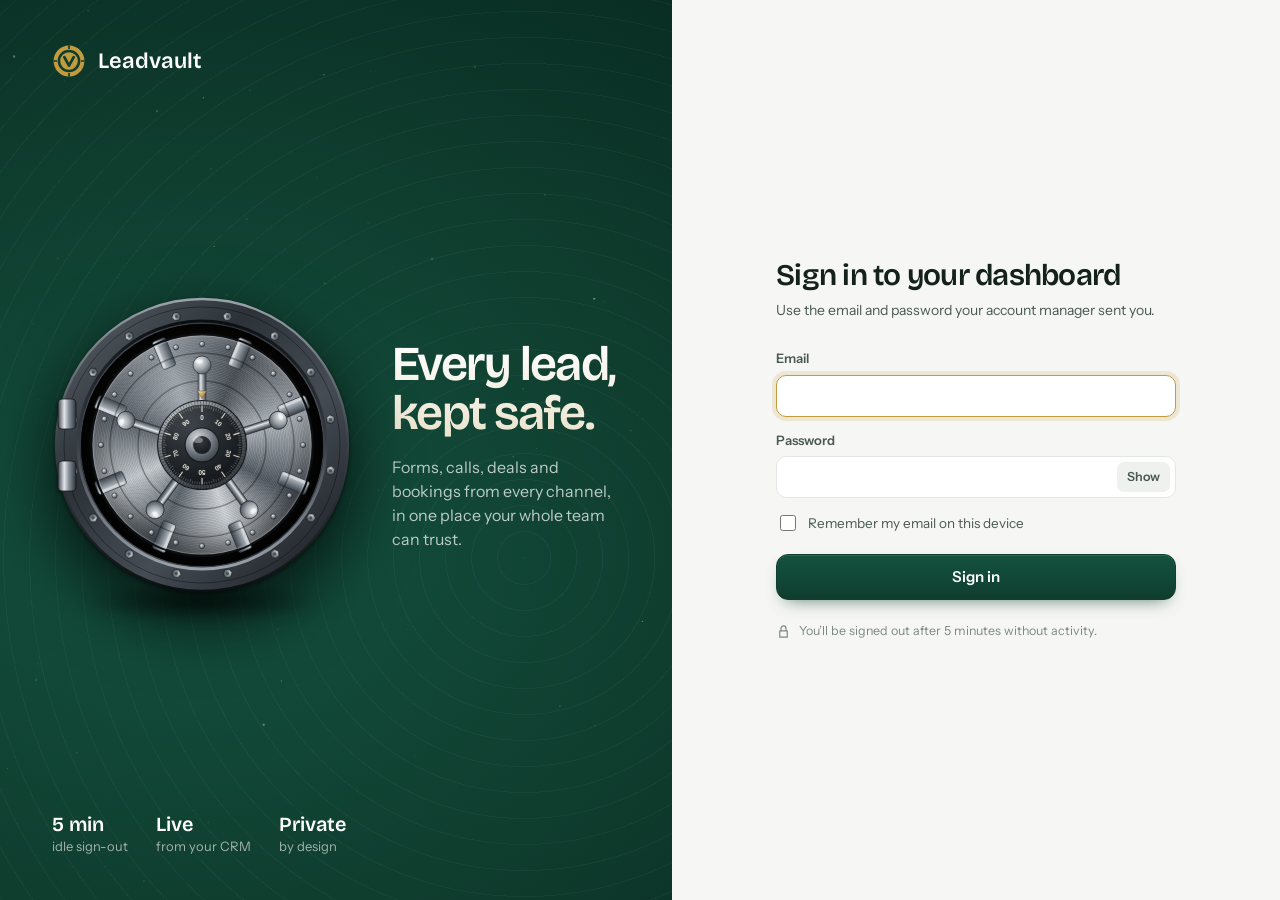
<file: index.html>
<!doctype html>
<html lang="en">
<head>
<meta charset="utf-8"/>
<meta name="viewport" content="width=device-width, initial-scale=1"/>
<meta name="referrer" content="no-referrer"/>
<meta name="robots" content="noindex, nofollow"/>
<meta name="theme-color" content="#0F3D2E"/>
<title>Leadvault</title>
<link rel="preconnect" href="https://fonts.googleapis.com"/>
<link rel="preconnect" href="https://fonts.gstatic.com" crossorigin/>
<link href="https://fonts.googleapis.com/css2?family=Bricolage+Grotesque:opsz,wght@12..96,500;12..96,600;12..96,700&family=Instrument+Sans:wght@400;500;600;700&display=swap" rel="stylesheet"/>
<link rel="icon" href="img/mark.svg" type="image/svg+xml"/>
<link rel="stylesheet" href="lv.css"/>
</head>
<body>
<div id="app" aria-live="polite"></div>
<script src="config.js"></script>
<script src="lv.js"></script>
<script src="widgets.js"></script>
<script src="desk.js"></script>
<script src="portal.js"></script>
</body>
</html>
</file>
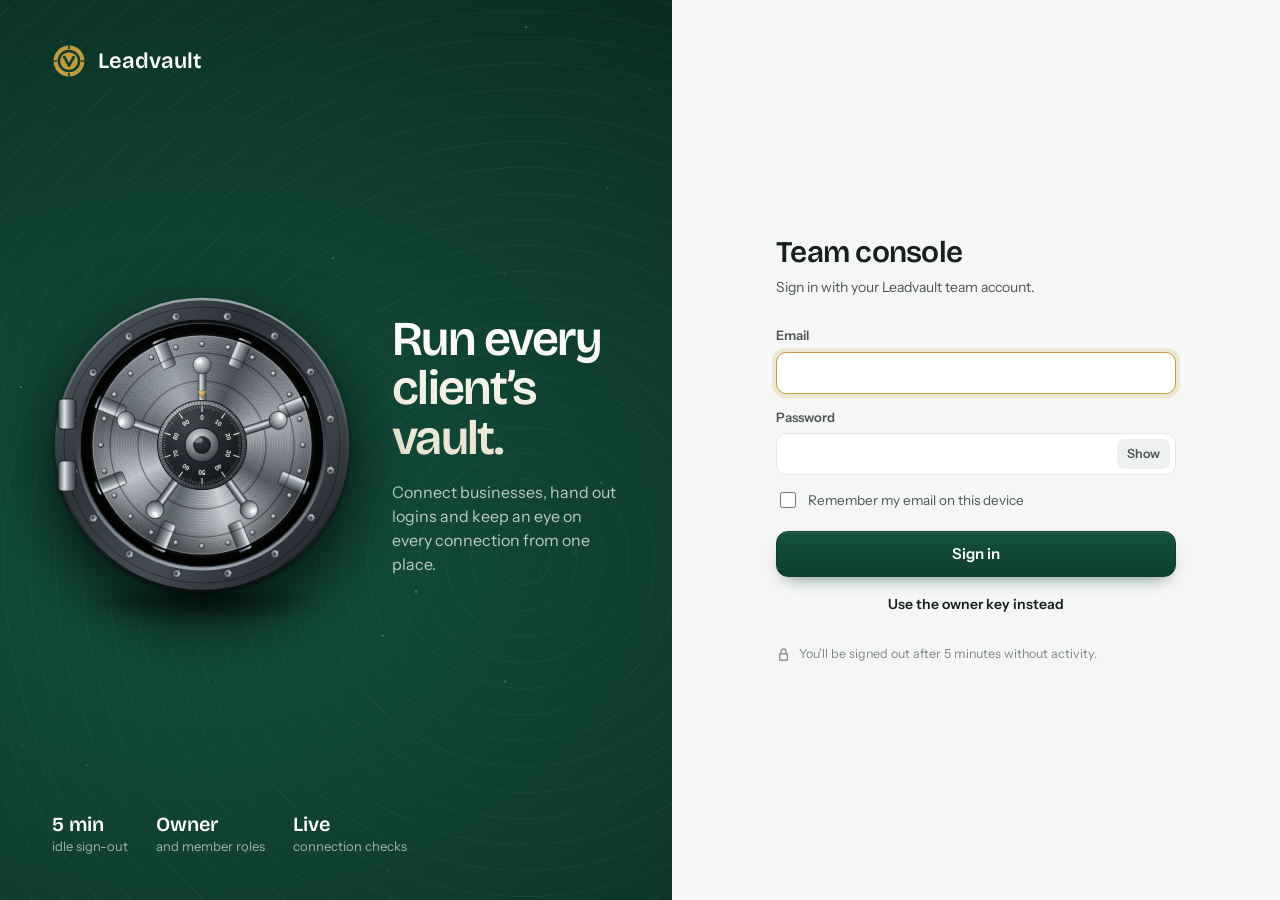
<file: console/index.html>
<!doctype html>
<html lang="en">
<head>
<meta charset="utf-8"/>
<meta name="viewport" content="width=device-width, initial-scale=1"/>
<meta name="referrer" content="no-referrer"/>
<meta name="robots" content="noindex, nofollow"/>
<meta name="theme-color" content="#0F3D2E"/>
<title>Console · Leadvault</title>
<link rel="preconnect" href="https://fonts.googleapis.com"/>
<link rel="preconnect" href="https://fonts.gstatic.com" crossorigin/>
<link href="https://fonts.googleapis.com/css2?family=Bricolage+Grotesque:opsz,wght@12..96,500;12..96,600;12..96,700&family=Instrument+Sans:wght@400;500;600;700&display=swap" rel="stylesheet"/>
<link rel="icon" href="../img/mark.svg" type="image/svg+xml"/>
<link rel="stylesheet" href="../lv.css"/>
</head>
<body>
<div id="app" aria-live="polite"></div>
<script src="../config.js"></script>
<script>window.LV_CONFIG.site = '../';</script>
<script src="../lv.js"></script>
<script src="console.js"></script>
</body>
</html>
</file>
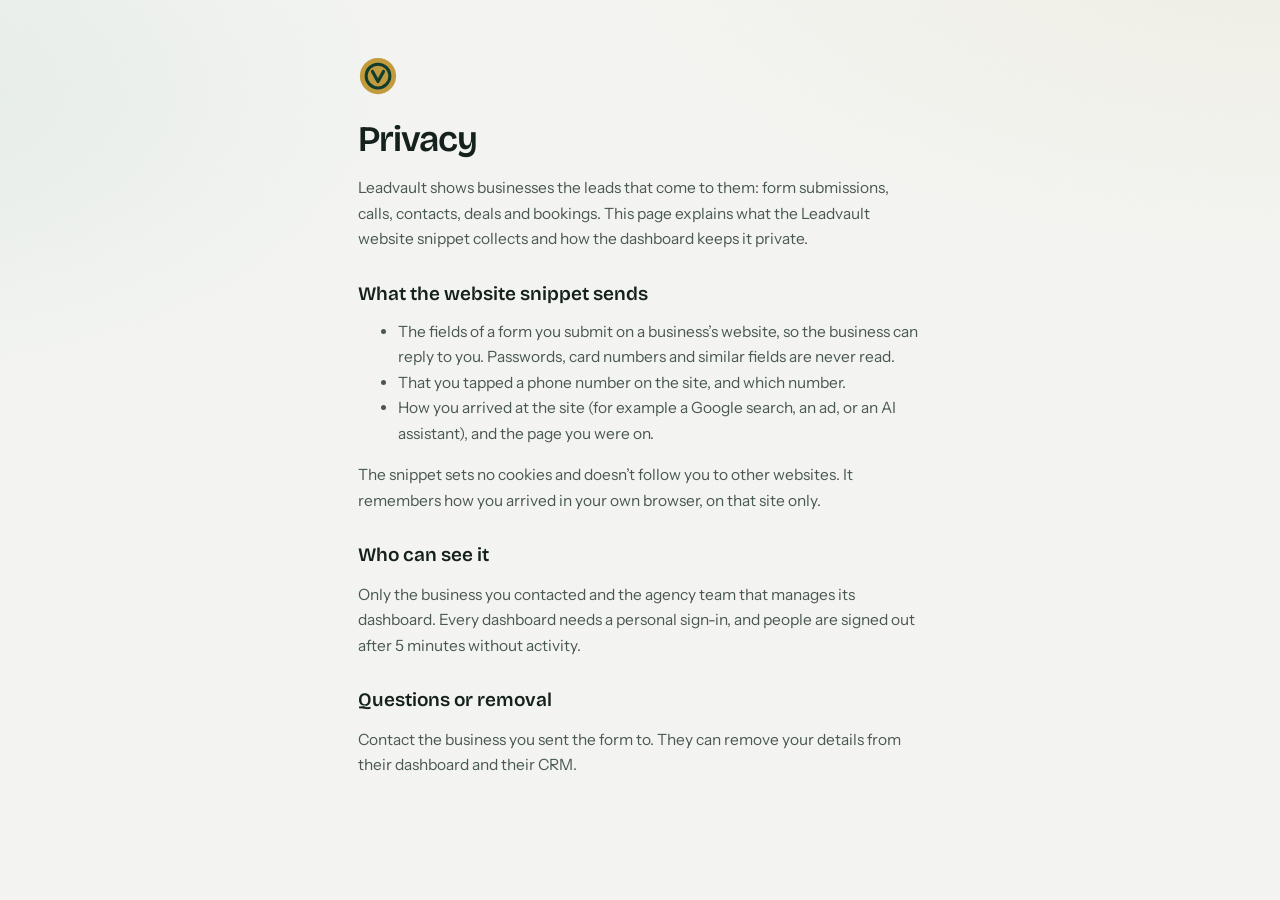
<file: privacy.html>
<!doctype html>
<html lang="en">
<head>
<meta charset="utf-8"/>
<meta name="viewport" content="width=device-width, initial-scale=1"/>
<title>Privacy · Leadvault</title>
<link rel="icon" href="img/mark.svg" type="image/svg+xml"/>
<link href="https://fonts.googleapis.com/css2?family=Bricolage+Grotesque:opsz,wght@12..96,600&family=Instrument+Sans:wght@400;600&display=swap" rel="stylesheet"/>
<link rel="stylesheet" href="lv.css"/>
<style>main{max-width:68ch;margin:0 auto;padding:56px 24px 80px}h1{font:600 36px/1.1 var(--f-display);letter-spacing:-.03em;margin:18px 0 8px}h2{font:600 19px var(--f-display);margin:30px 0 6px}p,li{color:var(--ink-2);font-size:15.5px;line-height:1.65}</style>
</head>
<body>
<main>
  <svg viewBox="0 0 32 32" width="40" height="40" aria-hidden="true"><circle cx="16" cy="16" r="14.5" fill="#C29B3F"/><circle cx="16" cy="16" r="9.5" fill="none" stroke="#0F3D2E" stroke-width="2.4"/><path d="M11.6 12.4 16 20.4l4.4-8" fill="none" stroke="#0F3D2E" stroke-width="2.6" stroke-linecap="round" stroke-linejoin="round"/></svg>
  <h1>Privacy</h1>
  <p>Leadvault shows businesses the leads that come to them: form submissions, calls, contacts, deals and bookings. This page explains what the Leadvault website snippet collects and how the dashboard keeps it private.</p>
  <h2>What the website snippet sends</h2>
  <ul>
    <li>The fields of a form you submit on a business’s website, so the business can reply to you. Passwords, card numbers and similar fields are never read.</li>
    <li>That you tapped a phone number on the site, and which number.</li>
    <li>How you arrived at the site (for example a Google search, an ad, or an AI assistant), and the page you were on.</li>
  </ul>
  <p>The snippet sets no cookies and doesn’t follow you to other websites. It remembers how you arrived in your own browser, on that site only.</p>
  <h2>Who can see it</h2>
  <p>Only the business you contacted and the agency team that manages its dashboard. Every dashboard needs a personal sign-in, and people are signed out after 5 minutes without activity.</p>
  <h2>Questions or removal</h2>
  <p>Contact the business you sent the form to. They can remove your details from their dashboard and their CRM.</p>
</main>
</body>
</html>
</file>
<file: lv.css>
/* ==========================================================================
   LEADVAULT DESIGN SYSTEM
   Vault green + brass, cool paper surfaces, hairline structure.
   One bold moment: the combination-dial loader and sign-in.
   ========================================================================== */
:root{
  --vault:#0F3D2E; --vault-2:#145240; --vault-3:#1B6650; --vault-ink:#0A2A20;
  --brass:#C29B3F; --brass-2:#D9B868; --brass-soft:#F4ECD8;
  --ink:#15211C; --ink-2:#4A5852; --ink-3:#7C8983; --line:#E3E7E2; --line-2:#EEF1ED;
  --paper:#F6F7F4; --card:#FFFFFF; --hover:#F1F4F0;
  --ok:#1F7A5A; --ok-soft:#E3F2EA; --bad:#C2413A; --bad-soft:#FBE9E7; --warn:#B7791F; --warn-soft:#FBF1DE; --info:#3E7CB1; --info-soft:#E6EFF7;
  --s1:#1F7A5A; --s2:#C29B3F; --s3:#3E7CB1; --s4:#8E5A9B; --s5:#D1495B; --s6:#5B8C85; --s7:#6B7C3A; --s8:#9C6B4E;
  --r-lg:18px; --r-md:12px; --r-sm:8px;
  --shadow:0 1px 0 rgba(15,61,46,.04),0 8px 24px -16px rgba(15,61,46,.25);
  --f-ui:'Instrument Sans',system-ui,-apple-system,'Segoe UI',sans-serif;
  --f-display:'Bricolage Grotesque','Instrument Sans',system-ui,sans-serif;
}
*{box-sizing:border-box}
html,body{margin:0;background:var(--paper);color:var(--ink);font:14px/1.5 var(--f-ui);-webkit-font-smoothing:antialiased}
button,input,select,textarea{font:inherit;color:inherit}
a{color:var(--vault-3)}
.num,.kv b,.big{font-family:var(--f-display);font-variant-numeric:tabular-nums lining-nums;letter-spacing:-.01em}
:focus-visible{outline:2px solid var(--brass);outline-offset:2px;border-radius:6px}
[hidden]{display:none!important}
.sr{position:absolute;width:1px;height:1px;overflow:hidden;clip:rect(0 0 0 0)}

/* ---------- buttons, inputs ---------- */
.btn{display:inline-flex;align-items:center;gap:8px;height:38px;padding:0 16px;border-radius:10px;border:1px solid var(--line);background:#fff;color:var(--ink);font-weight:600;cursor:pointer;white-space:nowrap;transition:background .15s,border-color .15s}
.btn:hover{background:var(--hover)}
.btn.go{background:var(--vault);border-color:var(--vault);color:#fff}
.btn.go:hover{background:var(--vault-2)}
.btn.brass{background:var(--brass);border-color:var(--brass);color:var(--vault-ink)}
.btn.danger{color:var(--bad);border-color:#F0C9C5}
.btn.ghost{border-color:transparent;background:transparent}
.btn.sm{height:30px;padding:0 11px;font-size:13px;border-radius:8px}
.btn[disabled]{opacity:.55;cursor:default}
.btn.busy{position:relative;color:transparent!important}
.btn.busy::after{content:'';position:absolute;inset:0;margin:auto;width:16px;height:16px;border-radius:50%;border:2px solid currentColor;border-color:rgba(255,255,255,.9) rgba(255,255,255,.25) rgba(255,255,255,.25);animation:spin .7s linear infinite}
.btn:not(.go):not(.brass).busy::after{border-color:var(--vault) var(--line) var(--line)}
.field{display:block;margin:0 0 14px}
.field>span{display:block;font-size:13px;font-weight:600;color:var(--ink-2);margin:0 0 6px}
.input,select.input,textarea.input{width:100%;height:42px;padding:0 13px;border:1px solid var(--line);border-radius:10px;background:#fff;outline:none;transition:border-color .15s,box-shadow .15s}
textarea.input{height:auto;min-height:90px;padding:10px 13px;resize:vertical}
.input:focus{border-color:var(--vault-3);box-shadow:0 0 0 3px rgba(31,122,90,.14)}
.hint{font-size:12.5px;color:var(--ink-3);margin-top:5px}
.pill{display:inline-flex;align-items:center;gap:5px;height:22px;padding:0 9px;border-radius:999px;font-size:12px;font-weight:600;background:var(--line-2);color:var(--ink-2);white-space:nowrap}
.pill.ok{background:var(--ok-soft);color:var(--ok)} .pill.bad{background:var(--bad-soft);color:var(--bad)} .pill.warn{background:var(--warn-soft);color:var(--warn)} .pill.info{background:var(--info-soft);color:var(--info)} .pill.brass{background:var(--brass-soft);color:#8A6B21}
.seg{display:inline-flex;background:rgba(255,255,255,.08);border:1px solid rgba(255,255,255,.12);border-radius:11px;padding:3px}
.seg button{border:0;background:transparent;color:rgba(255,255,255,.75);height:30px;padding:0 12px;border-radius:8px;font-weight:600;font-size:13px;cursor:pointer}
.seg button.on{background:#fff;color:var(--vault)}
.seg.light{background:var(--line-2);border-color:var(--line)} .seg.light button{color:var(--ink-2)} .seg.light button.on{background:#fff;color:var(--ink);box-shadow:0 1px 2px rgba(0,0,0,.08)}
.iconbtn{position:relative;display:grid;place-items:center;width:40px;height:40px;border-radius:11px;border:1px solid rgba(255,255,255,.14);background:rgba(255,255,255,.06);color:#fff;cursor:pointer}
.iconbtn:hover{background:rgba(255,255,255,.12)}
.iconbtn.light{border-color:var(--line);background:#fff;color:var(--ink)} .iconbtn.light:hover{background:var(--hover)}
.badge{position:absolute;top:-5px;right:-5px;min-width:19px;height:19px;padding:0 5px;border-radius:999px;background:var(--brass);color:var(--vault-ink);font-size:11px;font-weight:700;display:grid;place-items:center;border:2px solid var(--vault)}
.iconbtn .spin{position:absolute;inset:-3px;border-radius:13px;border:2px solid transparent;border-top-color:var(--brass-2);animation:spin .9s linear infinite;display:none}
.iconbtn.loading .spin{display:block}
@keyframes spin{to{transform:rotate(360deg)}}

/* ---------- the dial (loader + sign-in) ---------- */
.dial{--d:180px;width:var(--d);height:var(--d);position:relative}
.dial svg{width:100%;height:100%;display:block;overflow:visible}
.dial .ring{transform-origin:100px 100px;animation:dialTurn 2.4s cubic-bezier(.65,0,.35,1) infinite}
.dial .bolt{transform-origin:100px 100px}
@keyframes dialTurn{0%{transform:rotate(0)}30%{transform:rotate(-140deg)}55%{transform:rotate(-80deg)}80%{transform:rotate(-250deg)}100%{transform:rotate(-360deg)}}
.dial.still .ring{animation:none}
.dial.open .ring{animation:dialOpen .9s cubic-bezier(.2,.8,.2,1) forwards}
.dial.open .bolt{animation:boltOpen .9s cubic-bezier(.2,.8,.2,1) forwards}
@keyframes dialOpen{to{transform:rotate(-405deg) scale(1.08)}}
@keyframes boltOpen{to{transform:rotate(90deg)}}
.boot{position:fixed;inset:0;z-index:100;display:grid;place-items:center;background:var(--vault);color:#fff;transition:opacity .45s ease .25s,visibility 0s .7s}
.boot.gone{opacity:0;visibility:hidden}
.boot-in{display:grid;justify-items:center;gap:22px}
.boot-word{font:600 26px/1 var(--f-display);letter-spacing:-.02em}
.boot-msg{font-size:13.5px;color:rgba(255,255,255,.62);min-height:20px}
@media (prefers-reduced-motion:reduce){.dial .ring,.dial.open .ring,.dial.open .bolt{animation:none}.boot{transition:none}}

/* ---------- sign-in ---------- */
.gate{min-height:100vh;display:grid;grid-template-columns:minmax(0,1.05fr) minmax(380px,.95fr);background:var(--paper)}
.gate-art{position:relative;overflow:hidden;background:var(--vault);color:#fff;padding:44px 52px;display:flex;flex-direction:column;justify-content:space-between}
.gate-art::before{content:'';position:absolute;inset:0;background:repeating-radial-gradient(circle at 78% 62%,rgba(255,255,255,.035) 0 1px,transparent 1px 26px);pointer-events:none}
.gate-brand{display:flex;align-items:center;gap:12px;font:600 22px/1 var(--f-display);position:relative}
.gate-hero{position:relative;display:grid;grid-template-columns:auto 1fr;gap:40px;align-items:center}
.gate-hero .dial{--d:min(30vw,300px)}
.gate-hero h1{font:600 clamp(34px,3.8vw,54px)/1.02 var(--f-display);letter-spacing:-.035em;margin:0 0 16px;max-width:11ch}
.gate-hero p{color:rgba(255,255,255,.72);font-size:16px;max-width:36ch;margin:0}
.gate-foot{position:relative;display:flex;gap:28px;color:rgba(255,255,255,.6);font-size:13px}
.gate-foot b{display:block;color:#fff;font:600 20px/1.1 var(--f-display);margin-bottom:2px}
.gate-form{display:grid;place-items:center;padding:40px 28px}
.gate-card{width:100%;max-width:400px}
.gate-card h2{font:600 30px/1.1 var(--f-display);letter-spacing:-.025em;margin:0 0 8px}
.gate-card .sub{color:var(--ink-2);margin:0 0 28px}
.pw{position:relative}
.pw .input{padding-right:64px}
.pw button{position:absolute;right:6px;top:6px;height:30px;padding:0 10px;border:0;background:var(--line-2);border-radius:7px;font-size:12.5px;font-weight:600;color:var(--ink-2);cursor:pointer}
.gate-err{display:none;gap:10px;align-items:flex-start;padding:11px 13px;border-radius:10px;background:var(--bad-soft);color:#8E2B25;font-size:13.5px;margin:0 0 16px}
.gate-err.on{display:flex}
.gate-note{display:flex;gap:10px;align-items:flex-start;padding:11px 13px;border-radius:10px;background:var(--brass-soft);color:#6E5418;font-size:13.5px;margin:0 0 16px}
.gate-card .btn.go{width:100%;justify-content:center;height:46px;font-size:15px;border-radius:12px}
.gate-small{margin-top:22px;font-size:12.5px;color:var(--ink-3);display:flex;gap:8px;align-items:center}
.shake{animation:shake .38s}
@keyframes shake{20%,60%{transform:translateX(-7px)}40%,80%{transform:translateX(7px)}}
.check{display:flex;gap:9px;align-items:center;font-size:13.5px;color:var(--ink-2);margin:4px 0 20px;cursor:pointer}
.check input{width:16px;height:16px;accent-color:var(--vault)}
@media (max-width:900px){.gate{grid-template-columns:1fr}.gate-art{padding:28px 24px;min-height:auto}.gate-hero{grid-template-columns:1fr;gap:20px}.gate-hero .dial{--d:120px}.gate-foot{display:none}.gate-hero h1{font-size:32px}}

/* ---------- idle warning ---------- */
.idle{position:fixed;left:50%;bottom:24px;transform:translate(-50%,140%);z-index:90;display:flex;align-items:center;gap:16px;padding:14px 14px 14px 18px;border-radius:14px;background:var(--vault-ink);color:#fff;box-shadow:0 20px 50px -20px rgba(0,0,0,.5);transition:transform .35s cubic-bezier(.2,.8,.2,1)}
.idle{visibility:hidden}
.idle.on{transform:translate(-50%,0);visibility:visible}
.idle b{font-family:var(--f-display);font-variant-numeric:tabular-nums;color:var(--brass-2)}

/* ---------- app shell ---------- */
.top{position:sticky;top:0;z-index:30;background:var(--vault);color:#fff;border-bottom:1px solid var(--vault-ink)}
.top-in{max-width:1480px;margin:0 auto;height:66px;padding:0 24px;display:flex;align-items:center;gap:14px}
.brandmark{display:flex;align-items:center;gap:10px;font:600 19px/1 var(--f-display);letter-spacing:-.02em;color:#fff;text-decoration:none}
.vsep{width:1px;height:26px;background:rgba(255,255,255,.16)}
.biz{display:flex;align-items:center;gap:10px;min-width:0}
.biz img{width:28px;height:28px;border-radius:8px;background:#fff;object-fit:contain;padding:3px}
.biz-btn{display:flex;align-items:center;gap:6px;border:0;background:transparent;color:#fff;font-weight:600;font-size:15px;cursor:pointer;padding:6px 8px;border-radius:9px;max-width:260px}
.biz-btn:hover{background:rgba(255,255,255,.08)}
.biz-btn span{overflow:hidden;text-overflow:ellipsis;white-space:nowrap}
.grow{flex:1}
.avatar{width:40px;height:40px;border-radius:50%;border:2px solid var(--brass);background:var(--vault-2);color:#fff;font-weight:700;font-size:13px;cursor:pointer}
.anchor{position:relative}
.preview-bar{background:var(--brass);color:var(--vault-ink);text-align:center;font-size:13px;font-weight:600;padding:7px 12px}
.wrap{max-width:1480px;margin:0 auto;padding:22px 24px 80px}
.tabs{display:flex;align-items:center;gap:4px;border-bottom:1px solid var(--line);margin:0 0 22px;overflow-x:auto;scrollbar-width:none}
.tab{position:relative;border:0;background:transparent;height:44px;padding:0 14px;font-weight:600;color:var(--ink-3);cursor:pointer;white-space:nowrap}
.tab:hover{color:var(--ink)}
.tab.on{color:var(--vault)}
.tab.on::after{content:'';position:absolute;left:10px;right:10px;bottom:-1px;height:3px;border-radius:3px 3px 0 0;background:var(--brass)}
.tab .x{margin-left:6px;opacity:.5}
.tabs .tools{margin-left:auto;display:flex;gap:6px;padding-left:12px}
.bar{display:flex;align-items:flex-end;justify-content:space-between;gap:16px;margin:0 0 18px}
.bar h1{font:600 28px/1.1 var(--f-display);letter-spacing:-.025em;margin:0}
.bar p{margin:6px 0 0;color:var(--ink-2)}
.errbar{display:flex;gap:10px;align-items:flex-start;padding:11px 14px;border-radius:12px;background:var(--warn-soft);color:#7A5214;font-size:13.5px;margin:0 0 16px}

/* ---------- widget grid ---------- */
.grid{display:grid;grid-template-columns:repeat(12,minmax(0,1fr));gap:18px;align-items:start}
.w{grid-column:span var(--c,12);background:var(--card);border:1px solid var(--line);border-radius:var(--r-lg);padding:18px 20px;min-width:0;position:relative;display:flex;flex-direction:column}
.w.fixed{height:var(--h)}
.w.fixed .wb{flex:1;min-height:0;overflow:auto}
.wh{display:flex;align-items:flex-start;gap:12px;margin:0 0 14px}
.wic{flex:none;width:36px;height:36px;border-radius:10px;display:grid;place-items:center;color:var(--t,var(--vault));background:color-mix(in srgb,var(--t,var(--vault)) 11%,#fff)}
.wh h3{margin:0;font-size:15px;font-weight:650;letter-spacing:-.005em}
.wh small{display:block;color:var(--ink-3);font-size:12.5px;margin-top:1px}
.wh .acts{margin-left:auto;display:flex;gap:6px;align-items:center}
.w.note{background:transparent;border:0;padding:6px 2px 0}
.w.note h2{font:600 24px/1.15 var(--f-display);letter-spacing:-.022em;margin:0 0 6px}
.w.note p{margin:0;color:var(--ink-2);max-width:78ch}
.editing .w{outline:1.5px dashed #BFD3C8;outline-offset:3px;cursor:grab}
.editing .w.note{border:1px dashed var(--line);border-radius:var(--r-lg);padding:14px 16px}
.wedit{position:absolute;top:10px;right:10px;display:none;gap:4px;z-index:2}
.editing .wedit{display:flex}
.w.drag{opacity:.4}
.w.drop{outline:2px solid var(--brass)}
.empty{display:grid;place-items:center;text-align:center;color:var(--ink-3);padding:30px 16px;font-size:13.5px}
.empty b{display:block;color:var(--ink-2);font-size:14px;margin-bottom:4px}

/* KPIs */
.kpis{display:grid;grid-template-columns:repeat(auto-fit,minmax(170px,1fr));gap:0;border:1px solid var(--line);border-radius:var(--r-md);overflow:hidden}
.kpi{padding:14px 16px;border-right:1px solid var(--line);border-bottom:1px solid var(--line);margin:0 -1px -1px 0;background:#fff}
.kpi .lab{display:flex;align-items:center;gap:7px;color:var(--ink-2);font-size:13px;font-weight:600}
.kpi .lab i{width:8px;height:8px;border-radius:2px;background:var(--t,var(--vault))}
.kpi .big{display:block;font-size:30px;font-weight:600;line-height:1.1;margin:8px 0 4px}
.delta{font-size:12.5px;font-weight:600;color:var(--ink-3)}
.delta.up{color:var(--ok)} .delta.down{color:var(--bad)}
.kpi svg.spark{display:block;width:100%;height:30px;margin-top:6px}

/* lists, tables */
.rows{display:flex;flex-direction:column}
.row{display:flex;align-items:center;gap:12px;padding:10px 4px;border-top:1px solid var(--line-2);min-width:0}
.row:first-child{border-top:0}
.row.click{cursor:pointer;border-radius:10px} .row.click:hover{background:var(--hover)}
.row .main{flex:1;min-width:0}
.row .main b{display:block;font-weight:600;overflow:hidden;text-overflow:ellipsis;white-space:nowrap}
.row .main small{display:block;color:var(--ink-3);font-size:12.5px;overflow:hidden;text-overflow:ellipsis;white-space:nowrap}
.row .end{text-align:right;flex:none;font-size:13px;color:var(--ink-2)}
.av{flex:none;width:34px;height:34px;border-radius:50%;display:grid;place-items:center;color:#fff;font-size:12px;font-weight:700}
.bar-row{display:grid;grid-template-columns:minmax(0,1fr) 54px;gap:10px;align-items:center;padding:7px 0}
.bar-row .lbl{display:flex;justify-content:space-between;font-size:13px;margin-bottom:5px;gap:8px}
.bar-row .lbl span{overflow:hidden;text-overflow:ellipsis;white-space:nowrap}
.bar-row .track{height:7px;border-radius:4px;background:var(--line-2);overflow:hidden}
.bar-row .fill{height:100%;border-radius:4px;background:var(--t,var(--vault-3))}
.bar-row .v{text-align:right;font:600 14px var(--f-display);font-variant-numeric:tabular-nums}
table.t{width:100%;border-collapse:collapse;font-size:13.5px}
table.t th{text-align:left;font-weight:600;color:var(--ink-3);font-size:12.5px;padding:8px 10px;border-bottom:1px solid var(--line);white-space:nowrap;position:sticky;top:0;background:#fff;cursor:pointer}
table.t td{padding:10px;border-bottom:1px solid var(--line-2);vertical-align:middle}
table.t tr.click{cursor:pointer} table.t tr.click:hover td{background:var(--hover)}
table.t td.n,table.t th.n{text-align:right;font-variant-numeric:tabular-nums}
.toolbar{display:flex;flex-wrap:wrap;gap:8px;align-items:center;margin:0 0 12px}
.search{position:relative;flex:1;min-width:180px}
.search .input{padding-left:36px;height:38px}
.search svg{position:absolute;left:11px;top:10px;color:var(--ink-3)}
.chips{display:flex;flex-wrap:wrap;gap:6px}
.chip{height:30px;padding:0 11px;border-radius:999px;border:1px solid var(--line);background:#fff;font-size:12.5px;font-weight:600;color:var(--ink-2);cursor:pointer}
.chip.on{background:var(--vault);border-color:var(--vault);color:#fff}

/* charts */
.chart{position:relative}
.chart svg{display:block;width:100%;overflow:visible}
.chart .tip{position:absolute;pointer-events:none;background:var(--vault-ink);color:#fff;font-size:12px;padding:7px 10px;border-radius:9px;white-space:nowrap;transform:translate(-50%,-110%);opacity:0;transition:opacity .1s;z-index:3}
.chart .tip.on{opacity:1}
.legend{display:flex;flex-wrap:wrap;gap:14px;font-size:12.5px;color:var(--ink-2);margin-top:10px}
.legend i{display:inline-block;width:10px;height:10px;border-radius:3px;margin-right:6px;vertical-align:-1px}
.donut-wrap{display:grid;grid-template-columns:150px 1fr;gap:16px;align-items:center}
.donut-wrap .legend{flex-direction:column;gap:8px;margin:0}
.donut-wrap .legend div{display:flex;justify-content:space-between;gap:10px}

/* skeleton */
.sk{background:linear-gradient(90deg,var(--line-2),#F8FAF7,var(--line-2));background-size:200% 100%;animation:sk 1.3s ease-in-out infinite;border-radius:8px}
@keyframes sk{0%{background-position:100% 0}100%{background-position:-100% 0}}
.top .sk{background:linear-gradient(90deg,rgba(255,255,255,.08),rgba(255,255,255,.16),rgba(255,255,255,.08));background-size:200% 100%}

/* popovers, drawers, modals, toast */
.pop{position:absolute;right:0;top:calc(100% + 10px);width:380px;max-height:70vh;overflow:auto;background:#fff;color:var(--ink);border:1px solid var(--line);border-radius:16px;box-shadow:0 24px 60px -24px rgba(10,42,32,.45);z-index:40}
.pop-h{display:flex;align-items:center;justify-content:space-between;padding:14px 16px;border-bottom:1px solid var(--line);position:sticky;top:0;background:#fff}
.pop-h b{font-size:14.5px}
.pop .row{padding:11px 16px}
.pop-load{padding:18px 16px;display:grid;gap:12px}
.menu{min-width:220px;width:auto;padding:6px}
.menu button{display:flex;width:100%;gap:10px;align-items:center;border:0;background:transparent;padding:9px 10px;border-radius:9px;cursor:pointer;text-align:left}
.menu button:hover{background:var(--hover)}
.menu .on{color:var(--vault);font-weight:600}
.back{position:fixed;inset:0;background:rgba(10,42,32,.35);z-index:60;display:flex;justify-content:flex-end;animation:fade .2s}
@keyframes fade{from{opacity:0}}
.drawer{width:min(560px,100vw);height:100%;background:#fff;overflow:auto;animation:slide .25s cubic-bezier(.2,.8,.2,1);display:flex;flex-direction:column}
@keyframes slide{from{transform:translateX(30px);opacity:.4}}
.drawer-h{display:flex;align-items:flex-start;gap:12px;padding:20px 22px;border-bottom:1px solid var(--line);position:sticky;top:0;background:#fff;z-index:2}
.drawer-h h2{margin:0;font:600 21px/1.2 var(--f-display);letter-spacing:-.02em}
.drawer-b{padding:20px 22px;flex:1}
.back.center{justify-content:center;align-items:center;padding:20px}
.modal{width:min(620px,100%);max-height:90vh;overflow:auto;background:#fff;border-radius:20px;padding:24px;animation:pop .2s cubic-bezier(.2,.8,.2,1)}
.modal h2{margin:0 0 4px;font:600 22px/1.2 var(--f-display);letter-spacing:-.02em}
@keyframes pop{from{transform:scale(.97);opacity:0}}
.kv{display:grid;grid-template-columns:130px 1fr;gap:8px 14px;font-size:13.5px}
.kv span{color:var(--ink-3)}
.kv b{font-family:var(--f-ui);font-weight:500;word-break:break-word}
.sec{margin:22px 0 10px;font-size:13px;font-weight:650;color:var(--ink-2)}
.toast{position:fixed;left:50%;bottom:24px;transform:translateX(-50%);z-index:95;background:var(--vault-ink);color:#fff;padding:11px 16px;border-radius:12px;font-size:13.5px;display:flex;gap:12px;align-items:center;box-shadow:0 18px 40px -18px rgba(0,0,0,.5);animation:pop .2s}
.toast button{border:0;background:transparent;color:var(--brass-2);font-weight:700;cursor:pointer}
.cat{display:grid;gap:4px;margin-top:16px}
.cat .grp{font-size:12.5px;font-weight:650;color:var(--ink-3);margin:12px 0 4px}
.cat .it{display:flex;gap:12px;align-items:center;padding:10px;border-radius:12px;border:1px solid var(--line-2)}
.cat .it>div:nth-child(2){flex:1}
.cat .it small{display:block;color:var(--ink-3);font-size:12.5px}

/* board (client pipeline, deals) */
.board{display:grid;grid-auto-flow:column;grid-auto-columns:minmax(230px,1fr);gap:12px;overflow-x:auto;padding-bottom:6px}
.col{background:var(--paper);border:1px solid var(--line);border-radius:14px;padding:10px;min-height:200px;max-height:560px;overflow-y:auto;display:flex;flex-direction:column;gap:8px}
.col-h{position:sticky;top:-10px;background:inherit;z-index:1;display:flex;justify-content:space-between;align-items:baseline;padding:2px 4px 6px;font-weight:650;font-size:13.5px}
.col-h small{color:var(--ink-3);font-weight:600}
.col.over{border-color:var(--brass);background:var(--brass-soft)}
.card{background:#fff;border:1px solid var(--line);border-radius:11px;padding:10px 12px;cursor:grab;font-size:13px}
.card:hover{border-color:#C9D6CF}
.card b{display:block;font-size:13.5px;margin-bottom:2px}
.card .meta{display:flex;justify-content:space-between;color:var(--ink-3);font-size:12px;margin-top:6px;gap:6px}
.card.dragging{opacity:.5}

/* conversations + assistant */
.thread{display:flex;flex-direction:column;gap:8px;padding:6px 0}
.msg{max-width:82%;padding:9px 12px;border-radius:14px;font-size:13.5px;white-space:pre-wrap;word-break:break-word}
.msg.in{background:var(--line-2);align-self:flex-start;border-bottom-left-radius:4px}
.msg.out{background:var(--vault);color:#fff;align-self:flex-end;border-bottom-right-radius:4px}
.msg small{display:block;opacity:.6;font-size:11px;margin-top:3px}
.bot-fab{position:fixed;right:24px;bottom:24px;z-index:50;height:52px;padding:0 20px 0 16px;border-radius:999px;border:0;background:var(--vault);color:#fff;font-weight:650;display:flex;gap:10px;align-items:center;cursor:pointer;box-shadow:0 18px 40px -16px rgba(10,42,32,.6)}
.bot-fab .dot{width:26px;height:26px;border-radius:50%;background:var(--brass);display:grid;place-items:center;color:var(--vault-ink)}
.bot{position:fixed;right:24px;bottom:88px;z-index:55;width:min(400px,calc(100vw - 32px));height:min(560px,calc(100vh - 140px));background:#fff;border:1px solid var(--line);border-radius:20px;box-shadow:0 30px 70px -28px rgba(10,42,32,.55);display:flex;flex-direction:column;overflow:hidden;animation:pop .2s}
.bot-h{padding:14px 16px;background:var(--vault);color:#fff;display:flex;align-items:center;gap:10px}
.bot-b{flex:1;overflow:auto;padding:14px 16px;display:flex;flex-direction:column;gap:8px}
.bot-f{display:flex;gap:8px;padding:12px;border-top:1px solid var(--line)}
.bot-q{display:flex;flex-wrap:wrap;gap:6px}
.typing span{display:inline-block;width:6px;height:6px;margin:0 2px;border-radius:50%;background:var(--ink-3);animation:blink 1s infinite}
.typing span:nth-child(2){animation-delay:.15s}.typing span:nth-child(3){animation-delay:.3s}
@keyframes blink{50%{opacity:.25}}

/* responsive */
@media (max-width:1100px){.w{grid-column:span 12!important}.w.fixed{height:auto}.w.fixed .wb{max-height:520px}}
@media (max-width:760px){.hide-sm{display:none!important}.top-in{padding:0 14px;gap:8px}.wrap{padding:16px 14px 90px}.pop{position:fixed;left:10px;right:10px;top:72px;width:auto}.donut-wrap{grid-template-columns:110px 1fr}.kv{grid-template-columns:100px 1fr}.bar{flex-direction:column;align-items:flex-start}}

.scrolly{max-height:620px;overflow-y:auto;margin:0 -6px;padding:0 6px}

/* ==========================================================================
   V2 — SOPHISTICATION LAYER
   Ambient light, brass sheen, motion and the free-form dashboard grid.
   ========================================================================== */
:root{--ease:cubic-bezier(.2,.8,.2,1);--ease-io:cubic-bezier(.65,0,.35,1);--row:30px;--gap:16px;
  --shadow-2:0 1px 0 rgba(15,61,46,.04),0 18px 40px -26px rgba(10,42,32,.45),0 2px 6px -2px rgba(10,42,32,.08)}
body{background:
  radial-gradient(1200px 600px at 100% -10%,rgba(194,155,63,.08),transparent 60%),
  radial-gradient(900px 500px at -10% 10%,rgba(31,122,90,.07),transparent 60%),
  var(--paper);background-attachment:fixed}
body::before{content:'';position:fixed;inset:0;pointer-events:none;z-index:0;opacity:.35;mix-blend-mode:multiply;
  background-image:url("data:image/svg+xml,%3Csvg xmlns='http://www.w3.org/2000/svg' width='160' height='160'%3E%3Cfilter id='n'%3E%3CfeTurbulence type='fractalNoise' baseFrequency='.9' numOctaves='2' stitchTiles='stitch'/%3E%3CfeColorMatrix values='0 0 0 0 0 0 0 0 0 0 0 0 0 0 0 0 0 0 .05 0'/%3E%3C/filter%3E%3Crect width='100%25' height='100%25' filter='url(%23n)'/%3E%3C/svg%3E")}
#app,main,.gate{position:relative;z-index:1}
::selection{background:rgba(194,155,63,.28)}

/* header: deep vault with a brass hairline and a slow light sweep */
.top{background:linear-gradient(115deg,#0A2A20 0%,#0F3D2E 45%,#14513F 100%);border-bottom:0;box-shadow:0 10px 30px -18px rgba(6,32,26,.7)}
.top::after{content:'';position:absolute;left:0;right:0;bottom:0;height:1px;background:linear-gradient(90deg,transparent,rgba(217,184,104,.75),transparent)}
.top::before{content:'';position:absolute;inset:0;overflow:hidden;pointer-events:none;background:linear-gradient(100deg,transparent 30%,rgba(255,255,255,.06) 45%,transparent 60%);background-size:250% 100%;animation:sweep 9s ease-in-out infinite}
@keyframes sweep{0%{background-position:120% 0}60%,100%{background-position:-60% 0}}
.top-in{position:relative;z-index:1}
.brandmark svg{filter:drop-shadow(0 0 10px rgba(217,184,104,.35));transition:transform .6s var(--ease)}
.brandmark:hover svg{transform:rotate(-90deg)}
.biz img{box-shadow:0 0 0 1px rgba(217,184,104,.5),0 4px 12px -4px rgba(0,0,0,.4)}
.avatar{background:radial-gradient(circle at 30% 25%,#1D6B52,#0F3D2E);box-shadow:0 0 0 3px rgba(194,155,63,.18)}
.seg button{transition:background .2s,color .2s}
.seg button.on{background:linear-gradient(180deg,#fff,#F4F1E6);box-shadow:0 2px 10px -4px rgba(0,0,0,.35)}
.iconbtn{transition:background .2s,transform .2s var(--ease)}
.iconbtn:hover{transform:translateY(-1px)}

/* tabs with a gliding brass underline */
.tabs{border-bottom:1px solid var(--line);position:relative}
.tab{transition:color .2s}
.tab.on::after{background:linear-gradient(90deg,var(--brass-2),var(--brass));box-shadow:0 0 12px rgba(194,155,63,.6);animation:uline .45s var(--ease)}
@keyframes uline{from{transform:scaleX(.2);opacity:0}}

/* buttons */
.btn{transition:background .2s,border-color .2s,transform .2s var(--ease),box-shadow .2s}
.btn:active{transform:translateY(1px)}
.btn.go{background:linear-gradient(180deg,#145240,#0F3D2E);box-shadow:0 1px 0 rgba(255,255,255,.12) inset,0 8px 18px -10px rgba(15,61,46,.8);position:relative;overflow:hidden}
.btn.go::before{content:'';position:absolute;top:0;bottom:0;width:40%;left:-60%;background:linear-gradient(100deg,transparent,rgba(255,255,255,.28),transparent);transform:skewX(-20deg);transition:left .7s var(--ease)}
.btn.go:hover::before{left:130%}
.btn.brass{background:linear-gradient(180deg,#E2C47A,#C29B3F);box-shadow:0 8px 18px -10px rgba(138,107,33,.9)}
.btn.magic{background:linear-gradient(110deg,#0F3D2E,#1B6650 40%,#C29B3F 120%);color:#fff;border:0;box-shadow:0 10px 24px -12px rgba(15,61,46,.9);position:relative;overflow:hidden}
.btn.magic::after{content:'';position:absolute;inset:0;background:linear-gradient(100deg,transparent 35%,rgba(255,255,255,.35) 50%,transparent 65%);background-size:250% 100%;animation:sweep 3.2s ease-in-out infinite}

/* cards: glassy paper, brass edge light that follows the pointer */
.w{background:linear-gradient(180deg,rgba(255,255,255,.96),rgba(255,255,255,.9));border:1px solid rgba(15,61,46,.08);box-shadow:var(--shadow-2);
  transition:box-shadow .35s var(--ease),transform .35s var(--ease),border-color .35s;isolation:isolate;overflow:hidden}
.w::before{content:'';position:absolute;inset:0;border-radius:inherit;pointer-events:none;z-index:-1;opacity:0;transition:opacity .35s;
  background:radial-gradient(420px circle at var(--mx,50%) var(--my,0),rgba(194,155,63,.10),transparent 45%)}
.w::after{content:'';position:absolute;inset:0;border-radius:inherit;padding:1px;pointer-events:none;opacity:0;transition:opacity .35s;
  background:radial-gradient(260px circle at var(--mx,50%) var(--my,0),rgba(194,155,63,.65),transparent 60%);
  -webkit-mask:linear-gradient(#000 0 0) content-box,linear-gradient(#000 0 0);-webkit-mask-composite:xor;mask-composite:exclude}
.w:hover{box-shadow:0 1px 0 rgba(15,61,46,.04),0 26px 50px -28px rgba(10,42,32,.55)}
.w:hover::before,.w:hover::after{opacity:1}
.w.note{box-shadow:none;background:transparent;overflow:visible}
.w.note::before,.w.note::after{display:none}
.wic{box-shadow:0 0 0 1px color-mix(in srgb,var(--t,var(--vault)) 18%,transparent) inset;transition:transform .5s var(--ease)}
.w:hover .wic{transform:rotate(-8deg) scale(1.06)}
.wh h3{font-family:var(--f-display);font-weight:600;font-size:15.5px;letter-spacing:-.012em}
.reveal{animation:rise .7s var(--ease) both;animation-delay:calc(var(--i,0) * 55ms)}
@keyframes rise{from{opacity:0;transform:translateY(14px) scale(.985);filter:blur(4px)}}

/* KPIs */
.kpis{border:0;gap:12px;overflow:visible}
.kpi{border:1px solid rgba(15,61,46,.08);border-radius:14px;margin:0;background:linear-gradient(160deg,#fff 0%,color-mix(in srgb,var(--t,var(--vault)) 5%,#fff) 100%);position:relative;overflow:hidden;transition:transform .35s var(--ease),box-shadow .35s}
.kpi::before{content:'';position:absolute;left:0;top:0;bottom:0;width:3px;background:linear-gradient(180deg,var(--t,var(--vault)),transparent)}
.kpi:hover{transform:translateY(-2px);box-shadow:0 14px 28px -20px rgba(10,42,32,.55)}
.kpi .big{font-size:32px;letter-spacing:-.025em}
.kpi .lab i{box-shadow:0 0 0 3px color-mix(in srgb,var(--t) 18%,transparent)}
.kpi svg.spark polyline{stroke-dasharray:400;stroke-dashoffset:400;animation:dash 1.4s var(--ease) .2s forwards}
@keyframes dash{to{stroke-dashoffset:0}}

/* charts in motion */
.chart path.ln{stroke-dasharray:1;stroke-dashoffset:1;animation:draw 1.3s var(--ease-io) forwards}
.chart path.ln.dash{stroke-dasharray:none;stroke-dashoffset:0;animation:fadein .8s ease .5s both}
@keyframes draw{to{stroke-dashoffset:0}}
.chart path.ar{animation:fadein 1.1s ease .35s both}
.chart circle.pk{animation:pop2 .5s var(--ease) 1.2s both;filter:drop-shadow(0 2px 4px rgba(0,0,0,.2))}
@keyframes fadein{from{opacity:0}}
@keyframes pop2{from{opacity:0;transform:scale(0);transform-origin:center;transform-box:fill-box}}
path.dn{transform-origin:75px 75px;animation:dn .8s var(--ease) both}
@keyframes dn{from{opacity:0;transform:scale(.6) rotate(-30deg)}}
.donut-wrap svg{filter:drop-shadow(0 8px 14px rgba(15,61,46,.12))}
.bar-row .fill{transform-origin:left;animation:grow .9s var(--ease) both;background:linear-gradient(90deg,color-mix(in srgb,var(--t,var(--vault-3)) 70%,#fff),var(--t,var(--vault-3)))}
@keyframes grow{from{transform:scaleX(0)}}
.chart .tip{background:rgba(10,42,32,.92);backdrop-filter:blur(6px);box-shadow:0 12px 30px -12px rgba(0,0,0,.5);border:1px solid rgba(217,184,104,.3)}

/* heatmap */
.heat{display:grid;grid-template-columns:34px repeat(var(--cols),minmax(0,1fr));gap:3px;align-items:center}
.heat small{font-size:10.5px;color:var(--ink-3);text-align:center;white-space:nowrap}
.heat .hr{text-align:left}
.heat i{display:block;aspect-ratio:1/1;max-height:26px;border-radius:4px;background:color-mix(in srgb,var(--vault-3) calc(var(--k) * 100%),var(--line-2));animation:fadein .5s ease both}
.heat i:hover{outline:2px solid var(--brass);outline-offset:1px}

/* skeleton with a brass glint */
.sk{background:linear-gradient(100deg,var(--line-2) 30%,#FBF7EA 50%,var(--line-2) 70%);background-size:300% 100%;animation:sk 1.6s ease-in-out infinite}

/* narrative */
.story{font-size:15px;line-height:1.7;color:var(--ink-2);max-width:92ch}
.story p{margin:0 0 12px}
.story b{color:var(--ink);font-weight:650}
.story .hl{background:linear-gradient(transparent 62%,rgba(194,155,63,.28) 0);padding:0 2px;border-radius:2px;color:var(--ink);font-weight:600}
.story .up{color:var(--ok);font-weight:650} .story .down{color:var(--bad);font-weight:650}
.story h4{font:600 13px/1 var(--f-ui);letter-spacing:.06em;text-transform:uppercase;color:var(--brass);margin:18px 0 10px}
.story ul{margin:0;padding:0;list-style:none;display:grid;gap:8px}
.story li{display:flex;gap:10px;align-items:flex-start;padding:10px 12px;border-radius:12px;background:linear-gradient(90deg,var(--brass-soft),transparent);font-size:14px}
.story li svg{flex:none;color:var(--brass);margin-top:2px}
.insight{display:flex;gap:16px;align-items:flex-start}
.insight .ib{flex:none;width:44px;height:44px;border-radius:14px;display:grid;place-items:center;color:#fff;background:linear-gradient(135deg,var(--t,var(--vault-3)),color-mix(in srgb,var(--t,var(--vault-3)) 55%,#000));box-shadow:0 10px 20px -12px var(--t,var(--vault))}
.insight h2{font:600 22px/1.15 var(--f-display);letter-spacing:-.022em;margin:0 0 6px}
.insight p{margin:0;color:var(--ink-2);max-width:90ch;line-height:1.6}

/* ===== free-form grid ===== */
.grid.free{display:block;position:relative;min-height:200px}
.grid.free>.w{position:absolute;margin:0;will-change:transform}
.grid.free.ready>.w{transition:left .32s var(--ease),top .32s var(--ease),width .32s var(--ease),height .32s var(--ease),box-shadow .35s var(--ease)}
.grid.free>.w .wb{flex:1;min-height:0;overflow:auto;scrollbar-width:thin}
.grid.free>.w.note .wb{overflow:visible}
.grid.free.stack{display:flex;flex-direction:column;gap:14px}
.grid.free.stack>.w{position:relative;left:auto!important;top:auto!important;width:auto!important;height:auto!important;max-height:none}
.grid.free.stack>.w .wb{max-height:560px}
.editing .grid.free{background-image:linear-gradient(to right,rgba(15,61,46,.06) 1px,transparent 1px),linear-gradient(to bottom,rgba(15,61,46,.05) 1px,transparent 1px);background-size:var(--cw) calc(var(--row) + var(--gap));border-radius:12px}
.editing .grid.free>.w{outline:0;cursor:grab;touch-action:none;user-select:none}
.editing .grid.free>.w:hover{border-color:rgba(194,155,63,.55)}
.editing .grid.free>.w .wb{pointer-events:none}
.grid.free>.w.lift{transition:none!important;z-index:20;cursor:grabbing;box-shadow:0 40px 80px -30px rgba(10,42,32,.6);transform:rotate(.6deg) scale(1.01)}
.grid.free>.w.sizing{transition:none!important;z-index:20}
.grid.free .ph{position:absolute;border-radius:var(--r-lg);border:2px dashed var(--brass);background:repeating-linear-gradient(45deg,rgba(194,155,63,.08) 0 10px,rgba(194,155,63,.14) 10px 20px);transition:left .15s,top .15s,width .15s,height .15s;z-index:1}
.rz{position:absolute;display:none;z-index:5}
.editing .rz{display:block}
.rz-e{top:18px;bottom:18px;right:-4px;width:10px;cursor:ew-resize}
.rz-s{left:18px;right:18px;bottom:-4px;height:10px;cursor:ns-resize}
.rz-se{right:2px;bottom:2px;width:22px;height:22px;cursor:nwse-resize;border-right:3px solid var(--brass);border-bottom:3px solid var(--brass);border-radius:0 0 12px 0}
.rz-e::after,.rz-s::after{content:'';position:absolute;inset:3px;border-radius:4px;background:var(--brass);opacity:0;transition:opacity .2s}
.rz-e:hover::after,.rz-s:hover::after{opacity:.8}
.size-tag{position:absolute;left:50%;top:50%;transform:translate(-50%,-50%);background:rgba(10,42,32,.9);color:#fff;font:600 13px var(--f-display);padding:6px 10px;border-radius:9px;pointer-events:none;z-index:6}
.editing .wedit{top:12px;right:12px;padding:4px;border-radius:12px;background:rgba(255,255,255,.92);box-shadow:0 8px 20px -10px rgba(0,0,0,.35);backdrop-filter:blur(6px)}
.editing .w.note{background:rgba(255,255,255,.6)}

/* ===== vault loader: machined steel door ===== */
.vault{--d:260px;--rx:0;--ry:0;width:var(--d);height:var(--d);position:relative}
.vault svg{display:block;overflow:visible}
.v-tilt{position:absolute;inset:0;transform-style:preserve-3d;transform:perspective(1100px) rotateX(calc(var(--ry) * -9deg)) rotateY(calc(var(--rx) * 11deg));transition:transform .7s cubic-bezier(.2,.8,.2,1)}
.vault.hover .v-tilt{transition-duration:.25s}
.v-floor{position:absolute;left:8%;right:8%;bottom:-11%;height:14%;border-radius:50%;background:radial-gradient(closest-side,rgba(0,0,0,.65),rgba(0,0,0,0));filter:blur(6px);transform:translateZ(-40px)}
.v-frame{position:absolute;inset:0;width:100%;height:100%;filter:drop-shadow(0 26px 34px rgba(0,0,0,.55)) drop-shadow(0 2px 2px rgba(0,0,0,.6))}
.v-inside{position:absolute;inset:9.67%;border-radius:50%;overflow:hidden;background:radial-gradient(circle at 50% 45%,#2a2113 0,#0b0a08 62%,#030405 100%);box-shadow:inset 0 0 30px 10px #000}
.v-shelf{position:absolute;inset:0;opacity:0;transition:opacity 1.1s .15s;
  background:repeating-radial-gradient(circle at 50% 50%,rgba(0,0,0,0) 0 7%,rgba(0,0,0,.5) 7% 8.2%,rgba(255,236,190,.18) 8.2% 8.8%),radial-gradient(circle at 50% 50%,#fff6dc 0,#e9c578 22%,#7a5a22 52%,#1a1309 100%)}
.v-core{position:absolute;left:50%;top:50%;width:140%;height:140%;transform:translate(-50%,-50%) scale(.4);border-radius:50%;opacity:0;mix-blend-mode:screen;
  background:radial-gradient(circle,#fffdf6 0,#fff1c9 14%,#f3cf7c 32%,rgba(226,176,72,.45) 50%,rgba(194,155,63,0) 70%);transition:opacity .9s,transform 1.4s cubic-bezier(.2,.7,.2,1)}
.v-seam{position:absolute;inset:12.6%;border-radius:50%;opacity:0;transition:opacity .35s;box-shadow:0 0 2px 1px #fff7dc,0 0 10px 3px rgba(255,226,150,.95),0 0 34px 10px rgba(255,200,100,.5)}
.v-door{position:absolute;inset:13%;border-radius:50%;transform-style:preserve-3d;transform-origin:-5% 50%;transition:transform 1.35s cubic-bezier(.62,0,.16,1)}
.v-depth{position:absolute;inset:0;transform-style:preserve-3d}
.v-depth i{position:absolute;inset:0;border-radius:50%;background:linear-gradient(90deg,#1c2025,#4a5158 40%,#23282d);box-shadow:inset 0 0 0 1px rgba(0,0,0,.6)}
.v-depth i:nth-child(1){transform:translateZ(-2px)}.v-depth i:nth-child(2){transform:translateZ(-4px)}.v-depth i:nth-child(3){transform:translateZ(-6px)}.v-depth i:nth-child(4){transform:translateZ(-8px)}
.v-depth i:nth-child(5){transform:translateZ(-10px)}.v-depth i:nth-child(6){transform:translateZ(-12px)}.v-depth i:nth-child(7){transform:translateZ(-14px)}.v-depth i:nth-child(8){transform:translateZ(-16px);background:#111417}
.v-face{position:absolute;inset:0;border-radius:50%;transform:translateZ(0);
  background:repeating-radial-gradient(circle at 50% 50%,rgba(255,255,255,.045) 0 .6px,rgba(0,0,0,.05) .6px 1.6px),
    conic-gradient(from calc(205deg + var(--rx) * 50deg) at 50% 50%,#5b636b,#c3c9ce 11%,#4f565e 23%,#8e969e 37%,#434950 50%,#b0b7bd 63%,#535a62 76%,#d0d5d9 88%,#5b636b);
  box-shadow:inset 0 0 0 1.5px rgba(0,0,0,.7),inset 0 5px 12px rgba(255,255,255,.22),inset 0 -12px 26px rgba(0,0,0,.55);transition:background .3s}
.v-art{position:absolute;inset:-17.57%;width:135.14%;height:135.14%;transform:translateZ(.5px)}
.v-art .v-nums text{font:700 6.4px/1 Inter,Arial,sans-serif;fill:#ece6d6;text-anchor:middle;letter-spacing:-.1px}
.v-spec{position:absolute;inset:0;border-radius:50%;pointer-events:none;transform:translateZ(1px);mix-blend-mode:soft-light;opacity:.55;transition:opacity .4s;
  background:radial-gradient(circle at calc(38% + var(--rx) * 26%) calc(30% + var(--ry) * 26%),rgba(255,255,255,.95) 0,rgba(255,255,255,.25) 22%,rgba(255,255,255,0) 48%)}
.vault.hover .v-spec{opacity:.9}
.vault.hover.calm .vdial,.vault.hover.calm .v-index{animation-play-state:paused}
.vault.hover .v-seam{opacity:.22;transition-duration:.6s}
.vault .vdial,.vault .vwheel{transform-box:view-box;transform-origin:150px 150px}
.vault .vdial{transform:rotate(calc(var(--rx) * 14deg));transition:transform .5s cubic-bezier(.2,.8,.2,1)}
.vault .v-index{transition:filter .2s}
.vault .vbolt{transition:transform .5s cubic-bezier(.5,0,.15,1) calc(var(--i) * 60ms)}
.vault .vwheel{transition:transform .9s cubic-bezier(.55,0,.2,1.12)}

/* working the combination: fast turn, settle, reverse, settle */
.vault.spin .vdial{animation:vcombo 6.4s infinite}
.vault.calm .vdial{animation:vcombo 16s infinite}
.vault.spin .v-index{animation:vtick 6.4s infinite}
.vault.calm .v-index{animation:vtick 16s infinite}
@keyframes vcombo{
  0%{transform:rotate(0);animation-timing-function:cubic-bezier(.35,0,.15,1)}
  24%{transform:rotate(612deg)}
  31%{transform:rotate(612deg);animation-timing-function:cubic-bezier(.4,0,.2,1)}
  52%{transform:rotate(277deg)}
  59%{transform:rotate(277deg);animation-timing-function:cubic-bezier(.4,0,.2,1)}
  74%{transform:rotate(450deg)}
  82%{transform:rotate(450deg);animation-timing-function:cubic-bezier(.55,0,.3,1)}
  100%{transform:rotate(720deg)}}
@keyframes vtick{0%,23%,32%,51%,60%,73%,83%,100%{filter:none}25%,29%,53%,57%,75%,80%{filter:drop-shadow(0 0 3px #ffe6a0) brightness(1.35)}}
.vault.spin .vwheel{animation:vwheel 6.4s infinite}
@keyframes vwheel{0%,22%,26%,50%,54%,72%,76%,100%{transform:rotate(0)}24%,52%,74%{transform:rotate(1.4deg)}}

/* unlock → turn → crack → open */
.vault.unlock .vdial{animation:none;transition:transform .5s cubic-bezier(.2,.9,.25,1.06)}
.vault.unlock .v-index{animation:none;filter:drop-shadow(0 0 4px #ffe6a0) brightness(1.5)}
.vault.unlock .vwheel{animation:none}
.vault.turn .vwheel{transform:rotate(108deg)}
.vault.turn .vbolt{transform:translateX(-27px)}
.vault.crack .v-seam{opacity:1}
.vault.crack .v-core{opacity:.35;transform:translate(-50%,-50%) scale(.7)}
.vault.crack .v-door{transform:translateZ(7px)}
.vault.crack .v-tilt{animation:vshake .32s linear}
@keyframes vshake{0%,100%{translate:0 0}20%{translate:1.2px -.6px}40%{translate:-1px .8px}60%{translate:.8px .5px}80%{translate:-.6px -.4px}}
.vault.open .v-tilt{transform:perspective(1100px)}
.vault.open .v-door{transform:translateZ(7px) rotateY(-116deg)}
.vault.open .v-seam{opacity:0;transition-duration:.8s}
.vault.open .v-core{opacity:1;transform:translate(-50%,-50%) scale(1.15)}
.vault.open .v-shelf{opacity:1}
.vault.open .v-inside{box-shadow:inset 0 0 26px 6px rgba(0,0,0,.6),0 0 60px 18px rgba(255,214,130,.45),0 0 140px 50px rgba(255,200,110,.22);transition:box-shadow 1.2s .2s}
.vault.open .v-spec{opacity:.2}

/* the loading screen: a dark room, one light from above */
.boot{background:radial-gradient(1100px 760px at 50% 38%,#123b2f 0%,#0a231c 42%,#040b09 100%);overflow:hidden;transition:opacity .9s ease,visibility 0s .9s}
.boot .boot-spot{position:absolute;left:50%;top:-6%;width:1000px;height:115%;transform:translateX(-50%);pointer-events:none;
  background:conic-gradient(from 180deg at 50% 0,transparent 162deg,rgba(255,238,200,.045) 170deg,rgba(255,238,200,.09) 180deg,rgba(255,238,200,.045) 190deg,transparent 198deg),
    radial-gradient(ellipse 30% 46% at 50% 0,rgba(255,240,205,.12),transparent 70%)}
.boot .boot-dust{position:absolute;inset:0;width:100%;height:100%;pointer-events:none}
.boot-in{position:relative;display:grid;justify-items:center;gap:30px;transition:opacity .6s}
.boot-stage{transition:transform 1.8s cubic-bezier(.65,0,.25,1)}
.boot-word{font:600 13px/1 var(--f-display);letter-spacing:.55em;margin-right:-.55em;color:#d8ccad;display:flex;align-items:center;gap:16px}
.boot-word::before,.boot-word::after{content:'';width:34px;height:1px;background:linear-gradient(90deg,transparent,rgba(216,204,173,.6))}
.boot-word::after{transform:scaleX(-1)}
.boot-bar{width:150px;height:1px;background:rgba(255,255,255,.1);overflow:hidden}
.boot-bar i{display:block;height:100%;width:35%;background:linear-gradient(90deg,transparent,#e8cf8e,transparent);animation:barslide 1.8s cubic-bezier(.6,0,.4,1) infinite}
@keyframes barslide{from{transform:translateX(-110%)}to{transform:translateX(300%)}}
.boot-msg{font-size:12.5px;letter-spacing:.04em;color:rgba(255,255,255,.5);min-height:18px;transition:color .3s}
.boot-msg.in{animation:msgin .5s cubic-bezier(.2,.8,.2,1)}
.boot-msg.ok{color:#e8cf8e}
@keyframes msgin{from{opacity:0;transform:translateY(5px)}}
.boot-flood{position:absolute;left:50%;top:50%;width:60px;height:60px;margin:-30px 0 0 -30px;border-radius:50%;pointer-events:none;opacity:0;transform:scale(0);
  background:radial-gradient(circle,#fffdf7 0,#fff3d2 30%,#f4d58e 52%,rgba(232,196,110,.35) 64%,rgba(232,196,110,0) 72%);transition:transform 1.6s cubic-bezier(.7,0,.25,1),opacity .6s}
.boot.opening .boot-bar{opacity:0;transition:opacity .4s}
.boot.flood .boot-flood{opacity:1;transform:scale(70)}
.boot.flood .boot-stage{transform:scale(1.55)}
.boot.flood .boot-word,.boot.flood .boot-msg{opacity:0;transition:opacity .5s}
.boot.gone{opacity:0;visibility:hidden}
@media (max-width:600px){.vault{--d:190px}}
@media (prefers-reduced-motion:reduce){.vault .vdial,.vault .v-index,.vault .vwheel,.boot-bar i{animation:none!important}.v-tilt,.v-door,.boot-stage,.boot-flood{transition-duration:.01s!important}}

/* sign-in art */
.gate-art .gate-dust{position:absolute;inset:0;width:100%;height:100%;pointer-events:none}
.gate-art{background:radial-gradient(900px 700px at 30% 60%,#14513F,#0F3D2E 55%,#082a21)}
.gate-hero .vault{--d:min(28vw,300px)}
.gate-hero h1{background:linear-gradient(180deg,#fff,#E9E2CC);-webkit-background-clip:text;background-clip:text;color:transparent}
.gate-card{animation:rise .8s var(--ease) .1s both}
.gate-card .input{transition:border-color .2s,box-shadow .2s,transform .2s}
.gate-card .input:focus{box-shadow:0 0 0 4px rgba(194,155,63,.18);border-color:var(--brass)}
@media (max-width:900px){.gate-hero .vault{--d:130px}}

/* popovers, drawers, modals */
.pop,.modal,.drawer{box-shadow:0 40px 90px -30px rgba(6,32,26,.55),0 0 0 1px rgba(15,61,46,.06)}
.pop{animation:pop .22s var(--ease);transform-origin:top right}
.back{background:rgba(6,32,26,.38);backdrop-filter:blur(3px)}
.modal{border-radius:22px}
.toast{background:linear-gradient(180deg,#0F3D2E,#0A2A20);border:1px solid rgba(217,184,104,.35);animation:toastin .4s var(--ease)}
@keyframes toastin{from{opacity:0;transform:translate(-50%,16px) scale(.96)}}

/* widget catalog */
.cat2{display:grid;grid-template-columns:repeat(auto-fill,minmax(240px,1fr));gap:12px;margin-top:14px}
.cat2 .it{position:relative;display:flex;flex-direction:column;gap:10px;padding:14px;border-radius:16px;border:1px solid var(--line);background:linear-gradient(180deg,#fff,#FAFBF8);transition:transform .3s var(--ease),box-shadow .3s,border-color .3s;cursor:pointer}
.cat2 .it:hover{transform:translateY(-3px);box-shadow:0 18px 36px -24px rgba(10,42,32,.6);border-color:rgba(194,155,63,.6)}
.cat2 .it b{font-size:14px}
.cat2 .it small{color:var(--ink-3);font-size:12.5px;line-height:1.45}
.cat2 .it .tg{position:absolute;top:12px;right:12px}
.cat2 .it.added{border-color:var(--ok);background:linear-gradient(180deg,#fff,var(--ok-soft))}
.cat-tabs{display:flex;gap:6px;flex-wrap:wrap;margin-top:14px}
.modal.wide{width:min(1040px,100%)}

/* console cards inherit the same light */
.cards-grid .w{transition:transform .35s var(--ease),box-shadow .35s}
.cards-grid .w:hover{transform:translateY(-2px)}
.connect{display:grid;gap:10px}
.connect .step{display:flex;gap:12px;align-items:flex-start;padding:12px 14px;border-radius:14px;border:1px solid var(--line);background:#fff}
.connect .step.ok{border-color:#BFE3D0;background:linear-gradient(90deg,var(--ok-soft),#fff)}
.connect .step.warn{border-color:#F0DDB5;background:linear-gradient(90deg,var(--warn-soft),#fff)}
.connect .step .n{flex:none;width:28px;height:28px;border-radius:50%;display:grid;place-items:center;font-weight:700;font-size:13px;background:var(--line-2)}
.connect .step.ok .n{background:var(--ok);color:#fff}
.connect .step.warn .n{background:var(--warn);color:#fff}
.scan{position:relative;overflow:hidden}
.scan::after{content:'';position:absolute;inset:0;background:linear-gradient(100deg,transparent 30%,rgba(194,155,63,.18) 50%,transparent 70%);background-size:250% 100%;animation:sweep 1.4s linear infinite}

@media (prefers-reduced-motion:reduce){
  *,*::before,*::after{animation-duration:.01ms!important;animation-iteration-count:1!important;transition-duration:.01ms!important}
  .chart path.ln{stroke-dashoffset:0}
}

.w.ins .wh{display:none}
.grid.free>.w.ins .wb{overflow:visible}
.w.ins{padding:10px 2px 0}

/* the brief: story on the left, next steps on the right when there is room */
.story{display:grid;grid-template-columns:minmax(0,1.6fr) minmax(260px,1fr);gap:8px 34px;max-width:none}
.story .sl{min-width:0}
.story .sx{min-width:0;border-left:1px solid var(--line);padding-left:26px}
.story .sx h4{margin-top:2px}
@container (max-width:760px){.story{grid-template-columns:1fr}.story .sx{border:0;padding:0}}
.grid.free>.w .wb{container-type:inline-size}
@media (max-width:900px){.story{grid-template-columns:1fr}.story .sx{border:0;padding:0}}

.seg button{white-space:nowrap}
#mperiod{max-width:100%;overflow-x:auto;scrollbar-width:none}

/* wide logos */
img[data-logo].wide{width:auto!important;max-width:150px;object-fit:contain}
.biz img.wide{height:28px;padding:5px 9px}
.wh img.wide{height:44px;max-width:150px;padding:8px 10px!important}
.menu img.wide{max-width:64px;height:20px}
</file>
